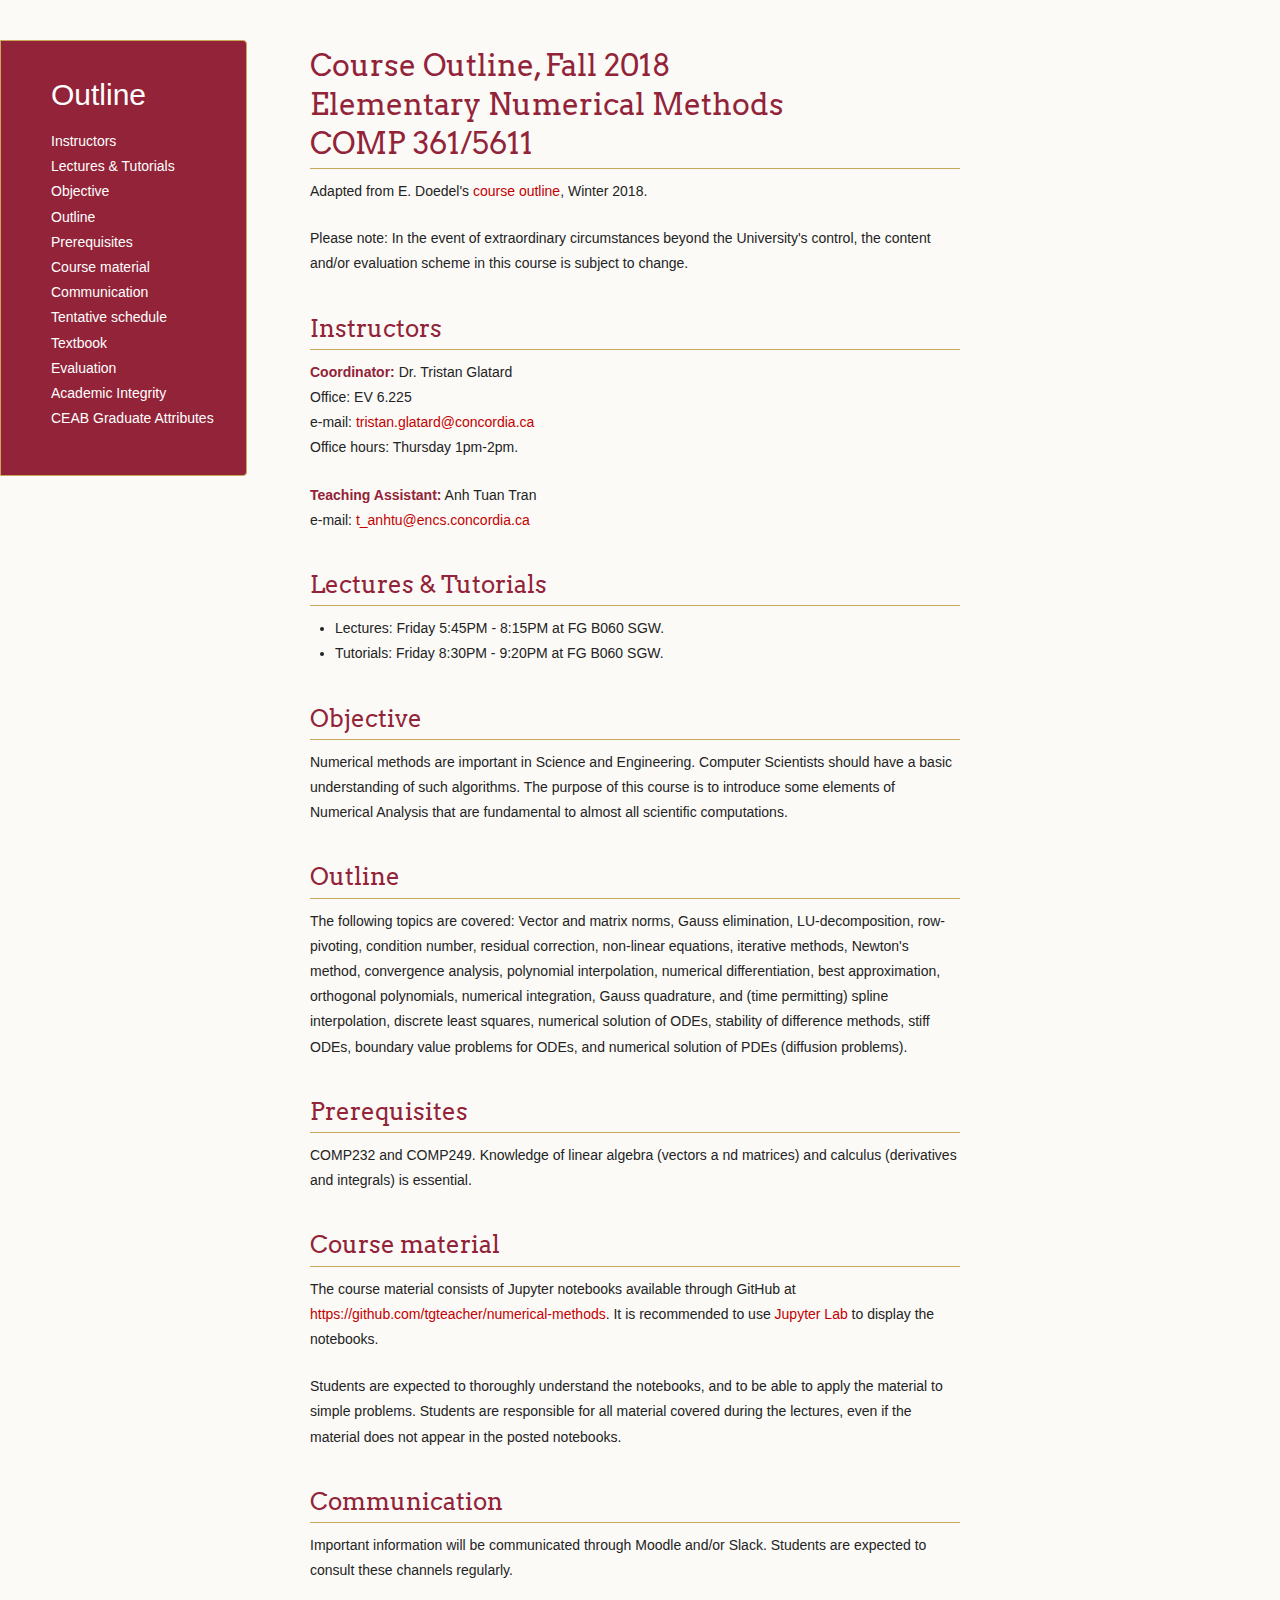
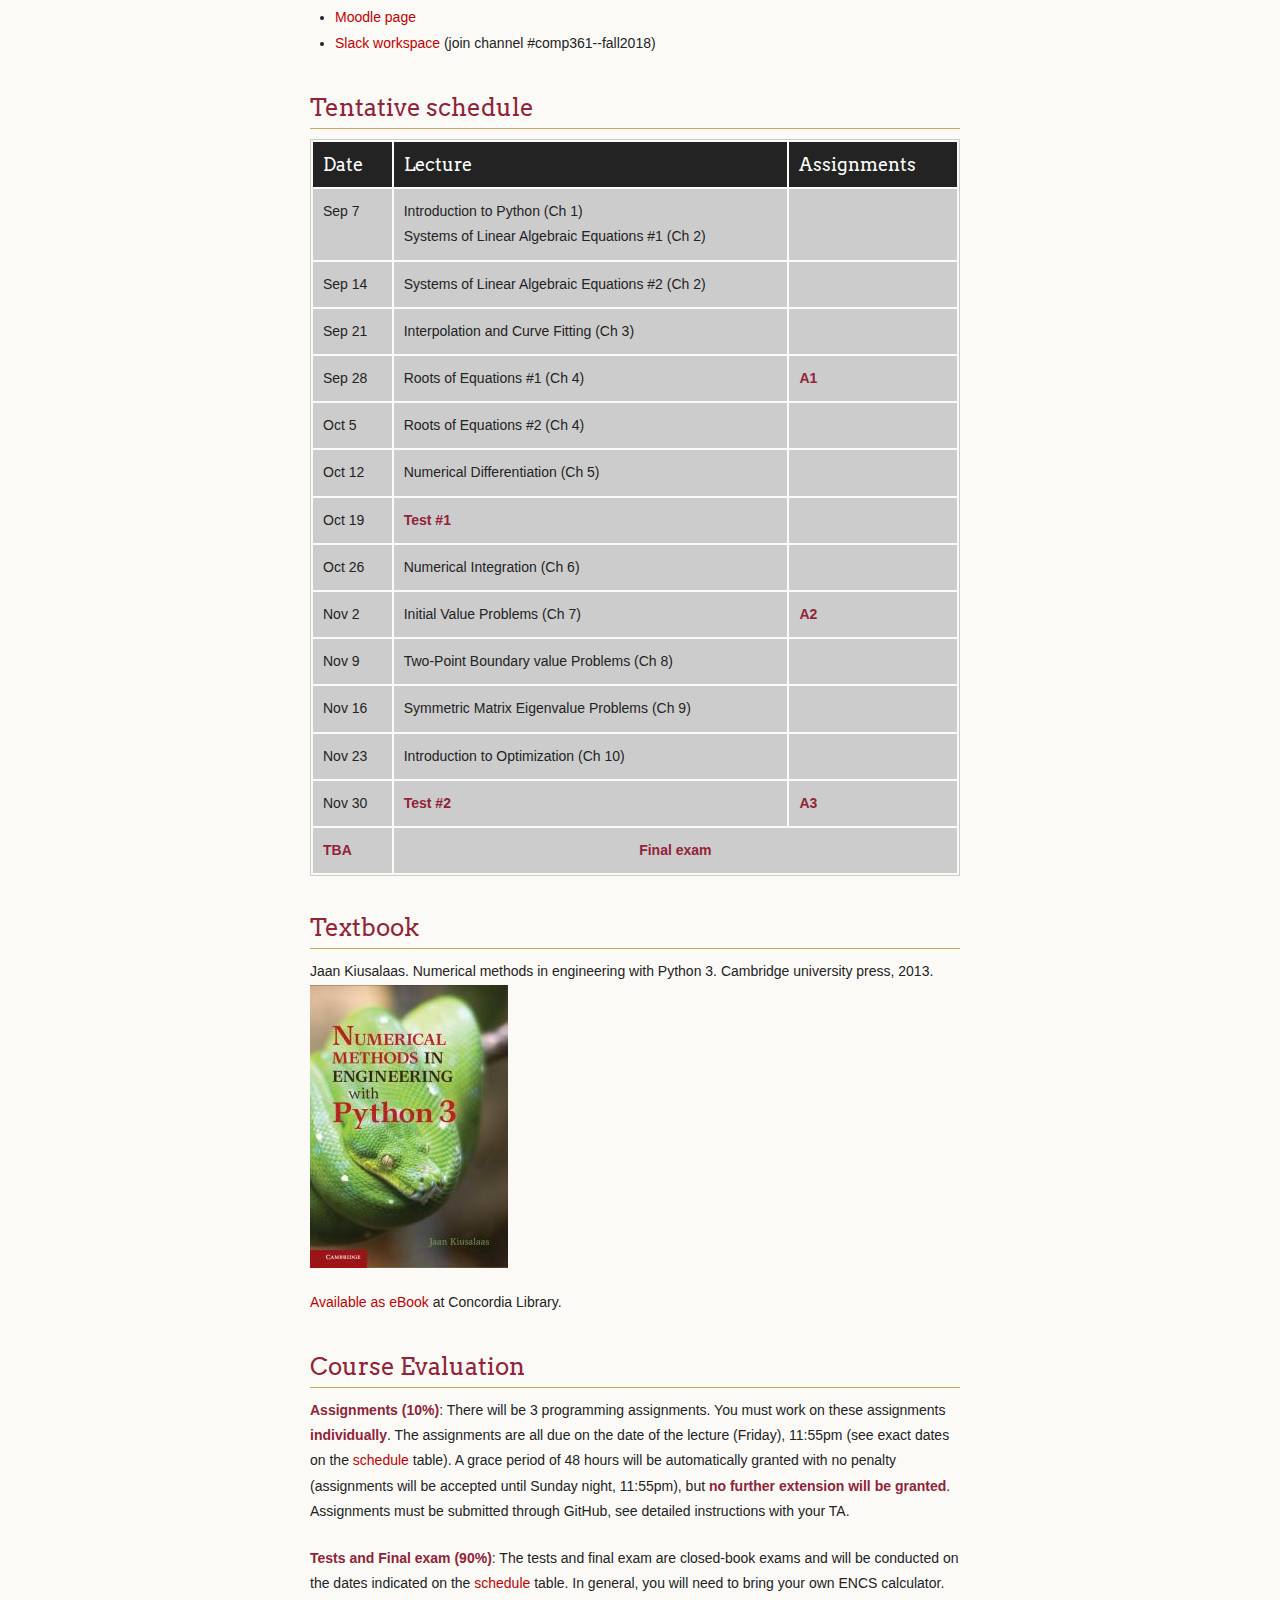
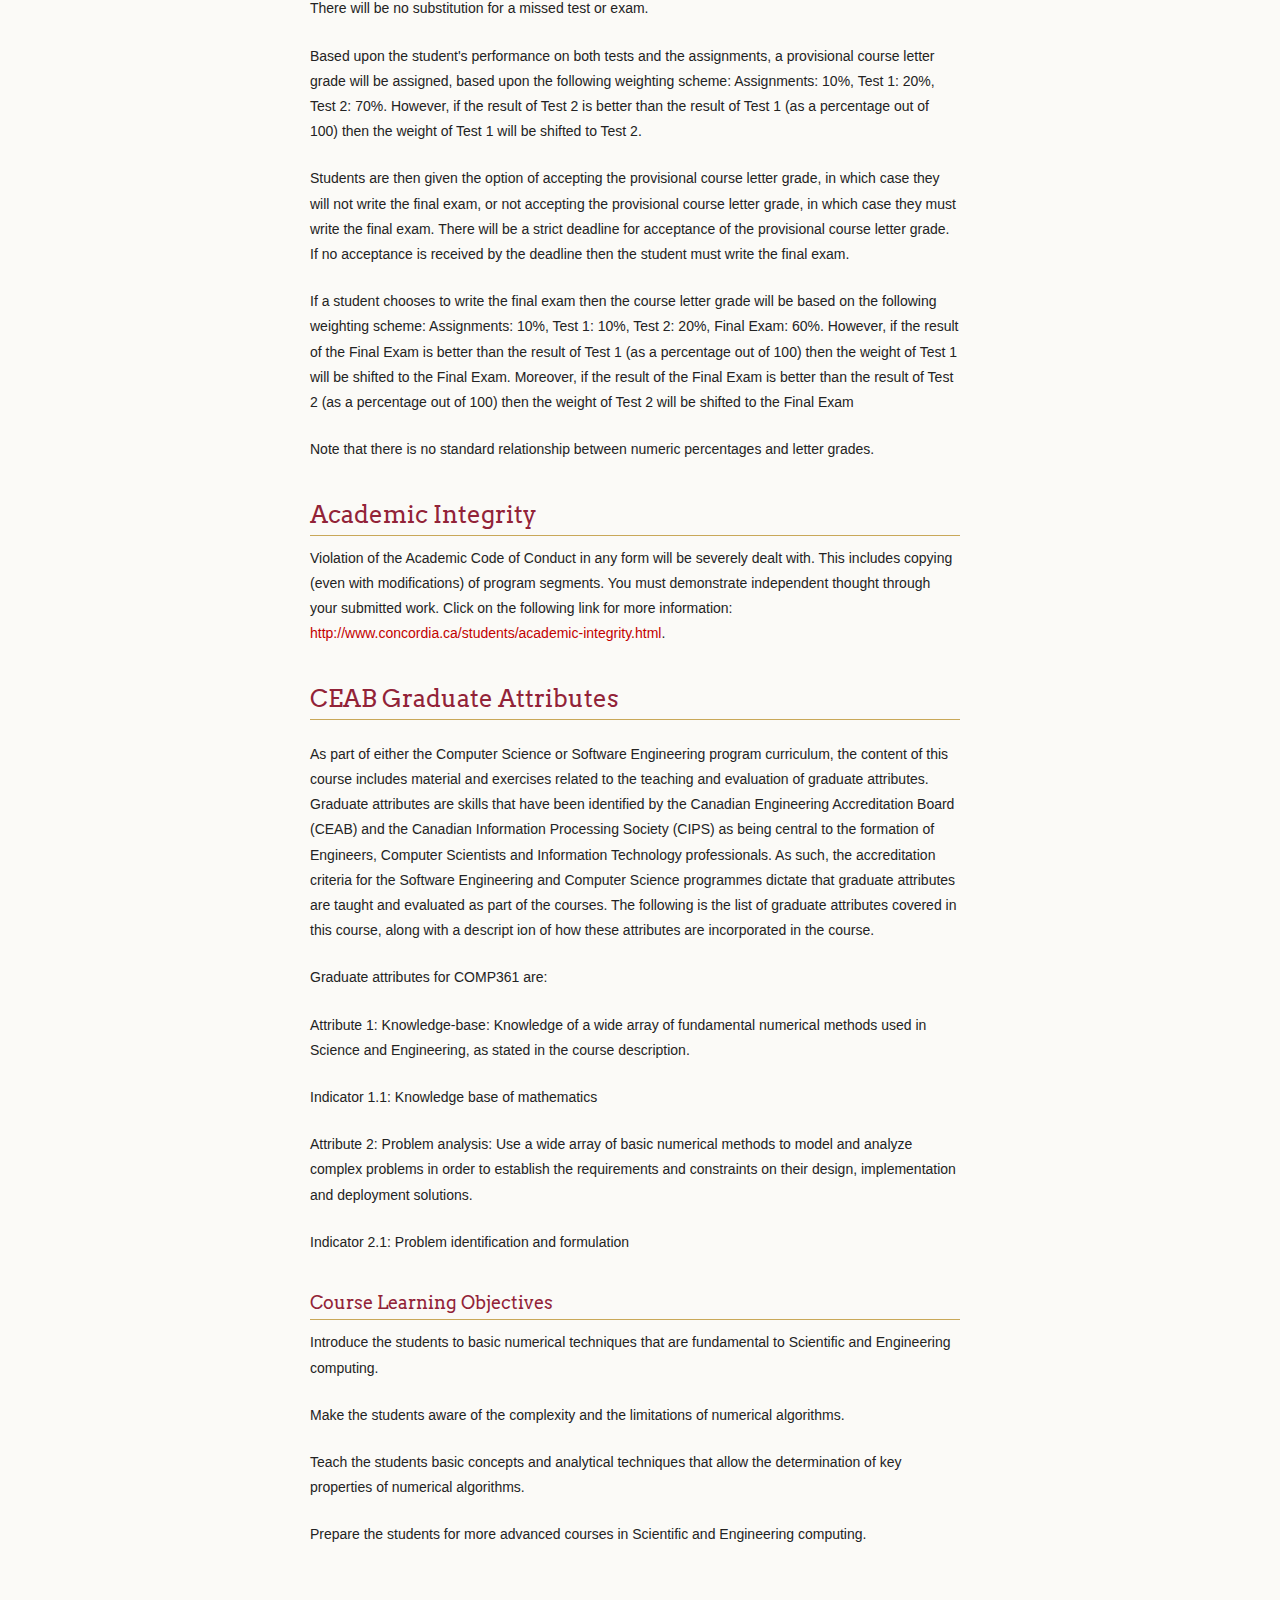
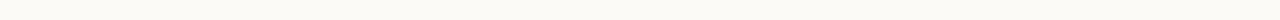
<file: outline.html>
<!DOCTYPE html>
<html><head>
<meta http-equiv="content-type" content="text/html; charset=UTF-8">
    <meta charset="utf-8">
    <meta http-equiv="X-UA-Compatible" content="chrome=1">
    <title>Elementary Numerical Methods</title>

    <link rel="stylesheet" href="outline_files/styles.css">
    <link rel="stylesheet" href="outline_files/github-light.css">
    <script src="outline_files/scale.js"></script><style>@media print {#ghostery-purple-box {display:none !important}}</style>
    <meta name="viewport" content="width=device-width, initial-scale=1, user-scalable=no">
    <!--[if lt IE 9]>
        <script src="//html5shiv.googlecode.com/svn/trunk/html5.js"></script>
        <![endif]-->
  </head>
  <body>
    <div class="wrapper">
      <header>
        <h1 class="header">Outline</h1>
        <p>
    <a href="#instructors">Instructors</a><br>
    <a href="#lectures">Lectures &amp; Tutorials</a><br>
    <a href="#objectives">Objective</a><br>
        <a href="#outline">Outline</a><br>
        <a href="#prerequisites">Prerequisites</a><br>
                <a href="#material">Course material</a><br>
                        <a href="#communication">Communication</a><br>
          <a href="#schedule">Tentative schedule</a><br>
    <a href="#books">Textbook</a><br>
          <a href="#evaluation">Evaluation</a><br>
    <a href="#integrity">Academic Integrity</a><br>
        <a href="#attributes">CEAB Graduate Attributes</a><br>

        </p>
      </header>
      <section>
  <h1>Course Outline, Fall 2018<br>
    Elementary Numerical Methods <br> COMP 361/5611
    
  </h1>
  <p>
  Adapted from E. Doedel's <a href="https://users.encs.concordia.ca/~doedel/courses/comp-361/course_outline.pdf">course outline</a>, Winter 2018.
  </p>
  <p>
  Please note: In the event of extraordinary circumstances beyond the University's control, the content
  and/or evaluation scheme in this course is subject to change.
</p>
  <h2>
          <a id="instructors" class="anchor" href="#instructors" aria-hidden="true">
            <span aria-hidden="true" class="octicon octicon-link">
          </span></a>
    Instructors
        </h2>
  <p><strong>Coordinator:</strong> Dr. Tristan Glatard<br>
    Office: EV 6.225<br>
    e-mail: <a href="mailto:tristan.glatard@concordia.ca">tristan.glatard@concordia.ca</a><br>
    Office hours: Thursday 1pm-2pm.<br>
  </p>
  <p>
    <strong>Teaching Assistant:</strong>
  Anh Tuan Tran<br/>
        e-mail: <a href="mailto:t_anhtu@encs.concordia.ca">t_anhtu@encs.concordia.ca<br/>
  </p>
  <h2>
          <a id="lectures" class="anchor" href="#lectures" aria-hidden="true">
            <span aria-hidden="true" class="octicon octicon-link">
          </span></a>
    Lectures &amp; Tutorials
        </h2>
  <ul>
    <li>Lectures: Friday 5:45PM - 8:15PM at FG B060 SGW.</li>
    <li>Tutorials: Friday 8:30PM - 9:20PM  at FG B060 SGW.</li>
  </ul>
  <h2>
          <a id="objectives" class="anchor" href="#objectives" aria-hidden="true">
            <span aria-hidden="true" class="octicon octicon-link">
          </span></a>
    Objective
        </h2>
  <p>Numerical methods are important in Science and Engineering. 
  Computer Scientists should have a basic understanding of such algorithms. 
  The purpose of this course is to introduce some elements of 
  Numerical Analysis that are fundamental to almost all scientific 
  computations.</p>
  
    <h2>
          <a id="outline" class="anchor" href="#outline aria-hidden="true">
            <span aria-hidden="true" class="octicon octicon-link">
          </span></a>
    Outline
        </h2>
  The following topics are covered: Vector and matrix norms, Gauss 
  elimination, LU-decomposition, row-pivoting, condition number, 
  residual correction, non-linear equations, iterative methods, 
  Newton's method, convergence analysis, polynomial interpolation, 
  numerical differentiation, best approximation, orthogonal 
  polynomials, numerical integration, Gauss quadrature, and (time 
  permitting) spline interpolation, discrete least squares, numerical 
  solution of ODEs, stability of difference methods, stiff ODEs, 
  boundary value problems for ODEs, and numerical solution of PDEs 
  (diffusion problems).
    <h2>
          <a id="prerequisites" class="anchor" href="#prerequisites aria-hidden="true">
            <span aria-hidden="true" class="octicon octicon-link">
          </span></a>
    Prerequisites
        </h2>
COMP232 and COMP249. Knowledge of linear algebra (vectors a
nd matrices) and calculus (derivatives
and integrals) is essential.


    <h2>
          <a id="material" class="anchor" href="#material aria-hidden="true">
            <span aria-hidden="true" class="octicon octicon-link">
          </span></a>
    Course material
        </h2>
        <p>
The course material consists of Jupyter notebooks available through 
GitHub at <a 
href="https://github.com/tgteacher/numerical-methods/tree/master/notebooks">https://github.com/tgteacher/numerical-methods</a>.
It is recommended to use <a href="https://github.com/jupyterlab/jupyterlab">Jupyter Lab</a> to display the notebooks.
</p>
<p>
Students are expected to thoroughly understand
the notebooks, and to be able to apply the material to simple problems. Students are responsible
for all material covered during the lectures, even if the material does not appear in the posted notebooks.
</p>

    <h2>
    <a id="communication" class="anchor" href="#communication aria-hidden="true">
            <span aria-hidden="true" class="octicon octicon-link">
    </span></a>
    Communication
    </h2>
    <p>
    Important information will be communicated through Moodle and/or Slack.
    Students are expected to consult these channels regularly.
    <ul>
      <li><a href="https://moodle.concordia.ca/moodle/course/view.php?id=107703">Moodle page</a></li>
      <li><a href="https://tgteacher.slack.com/messages">Slack workspace</a> (join channel #comp361--fall2018)</li>
    </ul>
    </p>
  <h2>
          <a id="schedule" class="anchor" href="#schedule" aria-hidden="true">
            <span aria-hidden="true" class="octicon octicon-link">
          </span></a>
    Tentative schedule
        </h2>
  <table>
    <tbody><tr><th>Date  </th> <th>Lecture              </th> <th> Assignments    </th></tr>
    <tr><td>Sep 7</td> <td>Introduction to Python (Ch 1) <br/> Systems of Linear Algebraic Equations #1 (Ch 2) </td> <td> </td></tr>
    <tr><td>Sep 14</td> <td>Systems of Linear Algebraic Equations #2 (Ch 2)</td> <td></td></tr>
    <tr><td>Sep 21</td> <td>Interpolation and Curve Fitting (Ch 3)</td> <td></td></tr>
    <tr><td>Sep 28</td> <td>Roots of Equations #1 (Ch 4)</td> <td><strong>A1</strong></td></tr>
    <tr><td>Oct 5</td> <td>Roots of Equations #2 (Ch 4)</td> <td></td></tr>
    <tr><td>Oct 12</td> <td>Numerical Differentiation  (Ch 5)</td> <td></td></tr>
    <tr><td>Oct 19</td> <td><strong>Test #1</strong></td> <td></td></tr>
    <tr><td>Oct 26</td> <td>Numerical Integration (Ch 6)</td> <td></td></tr>
    <tr><td>Nov 2</td> <td>Initial Value Problems (Ch 7)</td> <td><strong>A2</strong></td></tr>
    <tr><td>Nov 9</td> <td>Two-Point Boundary value Problems (Ch 8)</td> <td></td></tr>
    <tr><td>Nov 16</td> <td>Symmetric Matrix Eigenvalue Problems (Ch 9)</td> <td></td></tr>
    <tr><td>Nov 23</td> <td>Introduction to Optimization (Ch 10)</td> <td></td></tr>
    <tr><td>Nov 30</td> <td><strong>Test #2</strong></td> <td><strong>A3</strong></td></tr>
    <tr><td><strong>TBA</strong></td><td colspan="2"><center><strong>Final exam</strong></center></td>
</tbody></table>
<h2>
  <a id="books" class="anchor" href="#books" aria-hidden="true">
    <span aria-hidden="true" class="octicon octicon-link">
  </span></a>
  Textbook
</h2>
<p>Jaan Kiusalaas. Numerical methods in engineering with Python 3. Cambridge university press, 2013.<br/>
<img src="images/book.jpg" alt="cover"/>
</p>
<a href="https://0-ebookcentral-proquest-com.mercury.concordia.ca/lib/concordia-ebooks/detail.action?docID=1099957">Available as eBook</a> at Concordia Library.

<h2>
  <a id="evaluation" class="anchor" href="#evaluation" aria-hidden="true">
    <span aria-hidden="true" class="octicon octicon-link">
  </span></a>
  Course Evaluation
</h2>
  <p>
    <strong>Assignments (10%)</strong>: There will be 3 programming 
    assignments. You must 
    work on these assignments <strong>individually</strong>. The 
    assignments are all due on the date of the lecture (Friday), 11:55pm (see exact 
    dates on the <a href="#schedule">schedule</a> table). A grace 
    period of 48 hours will be automatically
    granted with no penalty (assignments will be accepted until Sunday night,
    11:55pm), but <strong>no further extension will be
      granted</strong>. Assignments must be submitted through
    GitHub, see detailed instructions with your TA.
  </p>
  <p>
    <strong>Tests and Final exam (90%)</strong>: The tests and final exam are
    closed-book exams and will be conducted on the dates
    indicated on the <a href="#schedule">schedule</a> table. In general, you will need to bring
    your own ENCS calculator. There will be no substitution
    for a missed test or exam.
    <p>Based upon the student's performance on both tests and
  the assignments, a provisional course letter grade will be assigned, based upon the following weighting
  scheme: Assignments: 10%, Test 1: 20%, Test 2: 70%.
  However, if the result of Test 2 is better than the result of Test 1 (as a percentage
  out of 100) then the weight of Test 1 will be shifted to Test 2.
    </p>
  <p>
  Students are then given the option of accepting the provisional course letter grade, in which case they
  will not write the final exam, or not accepting the provisional course letter grade, in which case they
  must write the final exam. There will be a strict deadline for acceptance of the provisional course letter
  grade. If no acceptance is received by the deadline then the student must write the final exam.
  </p>
  <p>
If a student chooses to write the final exam then the course letter grade will be based on the following
weighting scheme:  Assignments:  10%, Test 1: 10%,  Test 2: 20%, Final Exam: 60%.
However, if the result of the Final Exam is better than the result of Test 1 (as a percentage out of 100) then the weight of Test 1 will be shifted to the Final Exam. Moreover, if the result of
the Final Exam is better than the result of Test 2 (as a percentage out of 100) then the weight
of Test 2 will be shifted to the Final Exam
  </p>
  <p>
    Note that there is no standard relationship between numeric percentages and letter grades.
  </p>
 <h2>
      <a id="integrity" class="anchor" href="#integrity" aria-hidden="true">
        <span aria-hidden="true" class="octicon octicon-link">
      </span></a>
      Academic Integrity
    </h2>
    
    Violation of the Academic Code of Conduct in any form will be
    severely dealt with. This includes copying (even with modifications)
    of program segments. You must demonstrate independent thought through
    your submitted work.  Click on the following link for more
    information: <a href="http://www.concordia.ca/students/academic-integrity.html" target="_blank">http://www.concordia.ca/students/academic-integrity.html</a>.
    
     <h2>
      <a id="attributes" class="anchor" href="#attributes" aria-hidden="true">
        <span aria-hidden="true" class="octicon octicon-link">
      </span></a>
    CEAB Graduate Attributes    </h2>

<p></p>
As part of either the Computer Science or Software Engineering program 
curriculum, the content of this course includes material and exercises 
related to the teaching and evaluation of graduate attributes. Graduate 
attributes are skills that have been identified by the Canadian 
Engineering Accreditation Board (CEAB) and the Canadian Information 
Processing Society (CIPS) as being central to the formation of 
Engineers, Computer Scientists and Information Technology 
professionals.  As such, the accreditation criteria for the Software 
Engineering and Computer Science programmes dictate that graduate 
attributes are taught and evaluated as part of the courses. The 
following is the list of graduate attributes covered in this course, 
along with a descript ion of how these attributes are incorporated in 
the course.
</p>
<p>
Graduate attributes for COMP361 are:
</p>
<p>
Attribute 1: Knowledge-base: Knowledge of a wide array of fundamental 
numerical methods used in Science and Engineering, as stated in the 
course description.
</p>
<p>
Indicator 1.1: Knowledge base of mathematics
</p>
<p>
Attribute 2: Problem analysis: Use a wide array of basic numerical 
methods to model and analyze complex problems in order to establish the 
requirements and constraints on their design, implementation and 
deployment solutions.
</p>
<p>
Indicator 2.1: Problem identification and formulation
</p>
<h3>Course Learning Objectives</h3>

<p>
Introduce the students to basic numerical techniques that are 
fundamental to Scientific and Engineering computing.
</p>
<p>
Make the students aware of the complexity and the limitations of 
numerical algorithms.
</p>
<p>
Teach the students basic concepts and analytical techniques that allow 
the determination of key properties of numerical algorithms.
</p>
<p>
Prepare the students for more advanced courses in Scientific and 
Engineering computing.
</p>
</section>
</div></body></html>
</file>
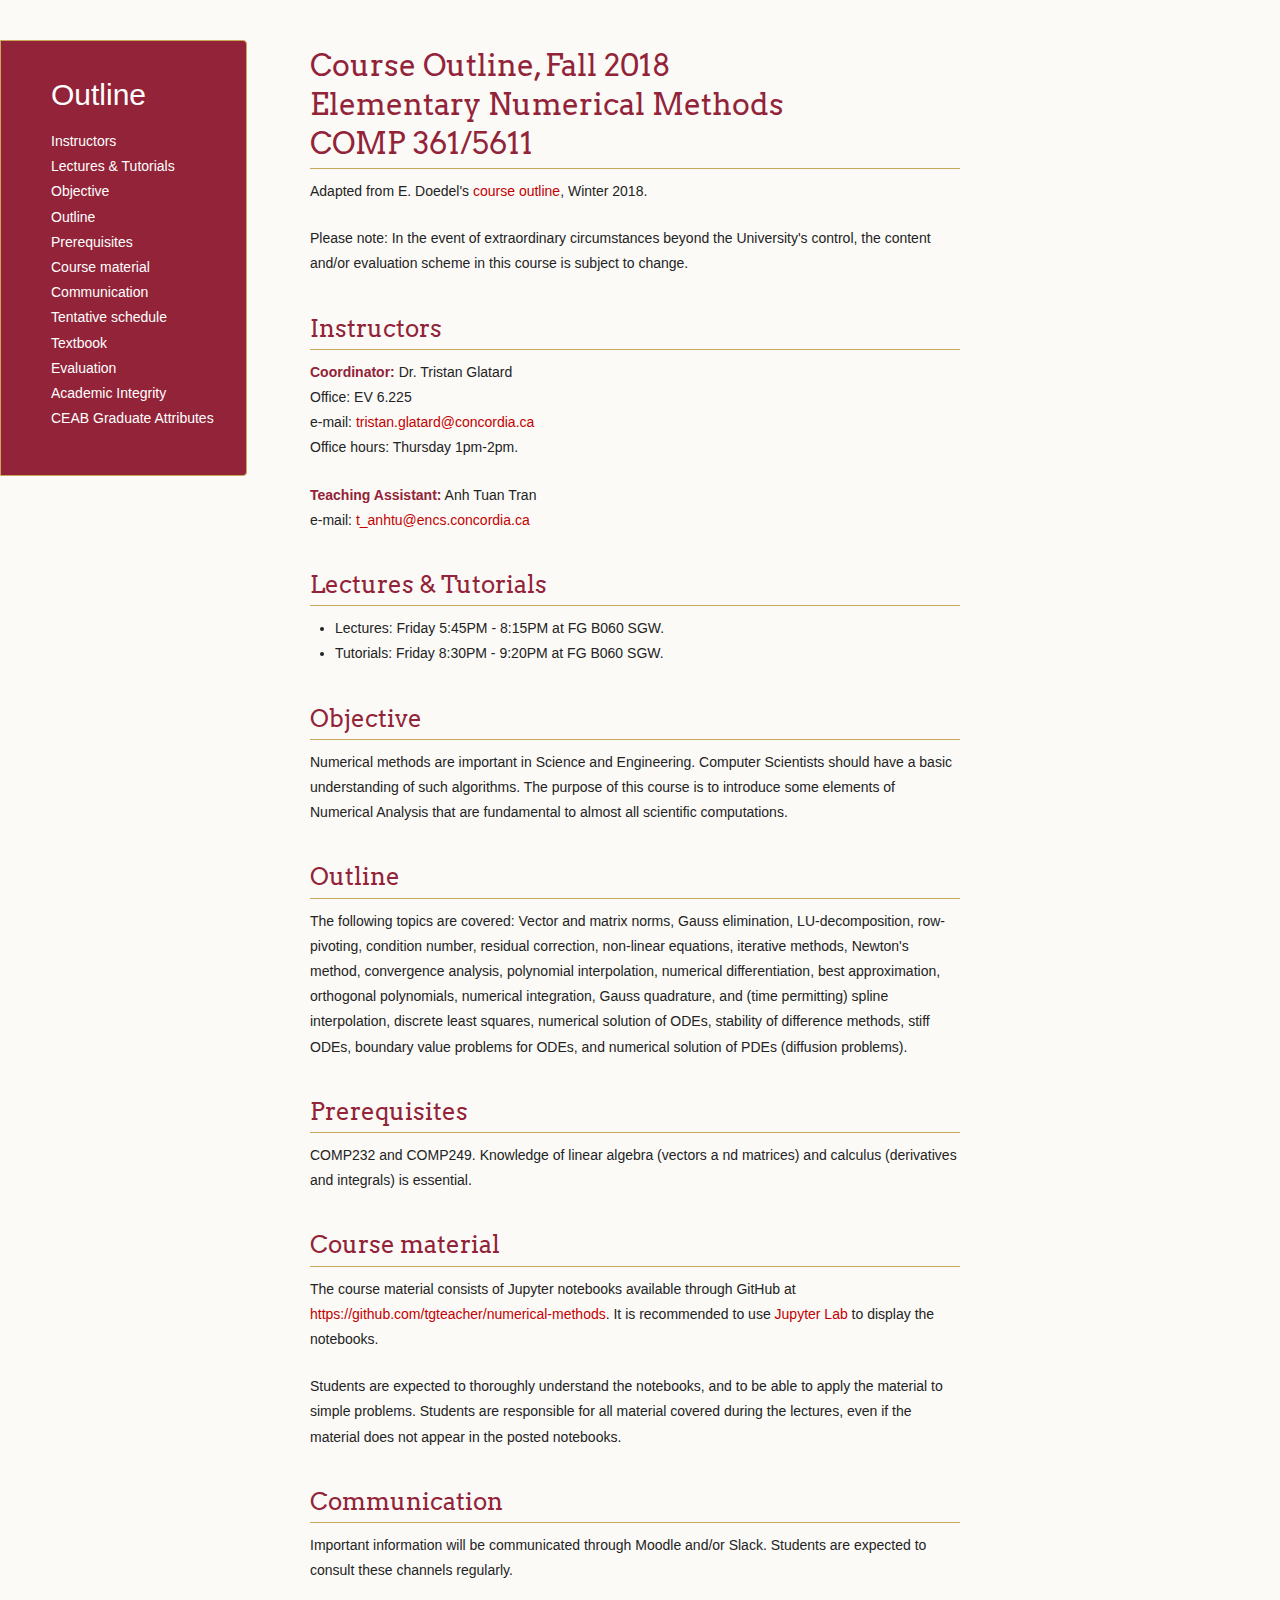
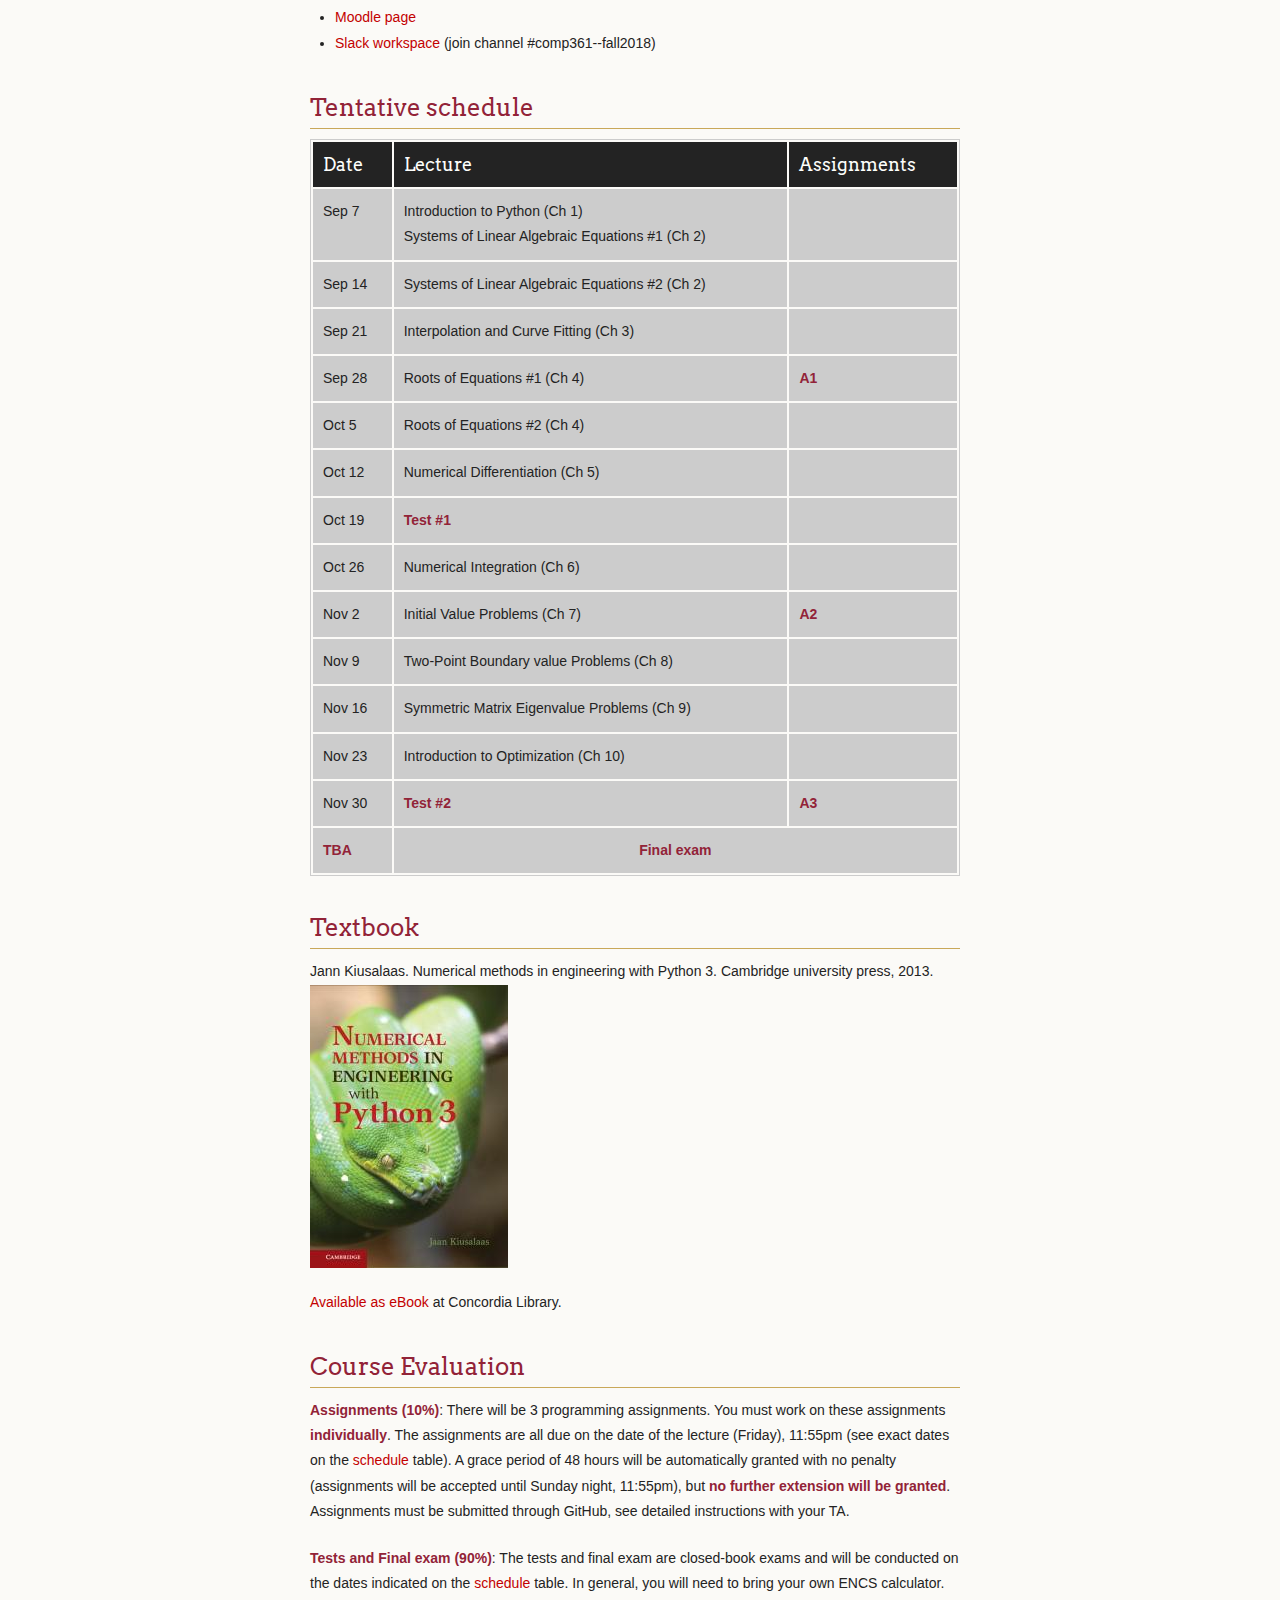
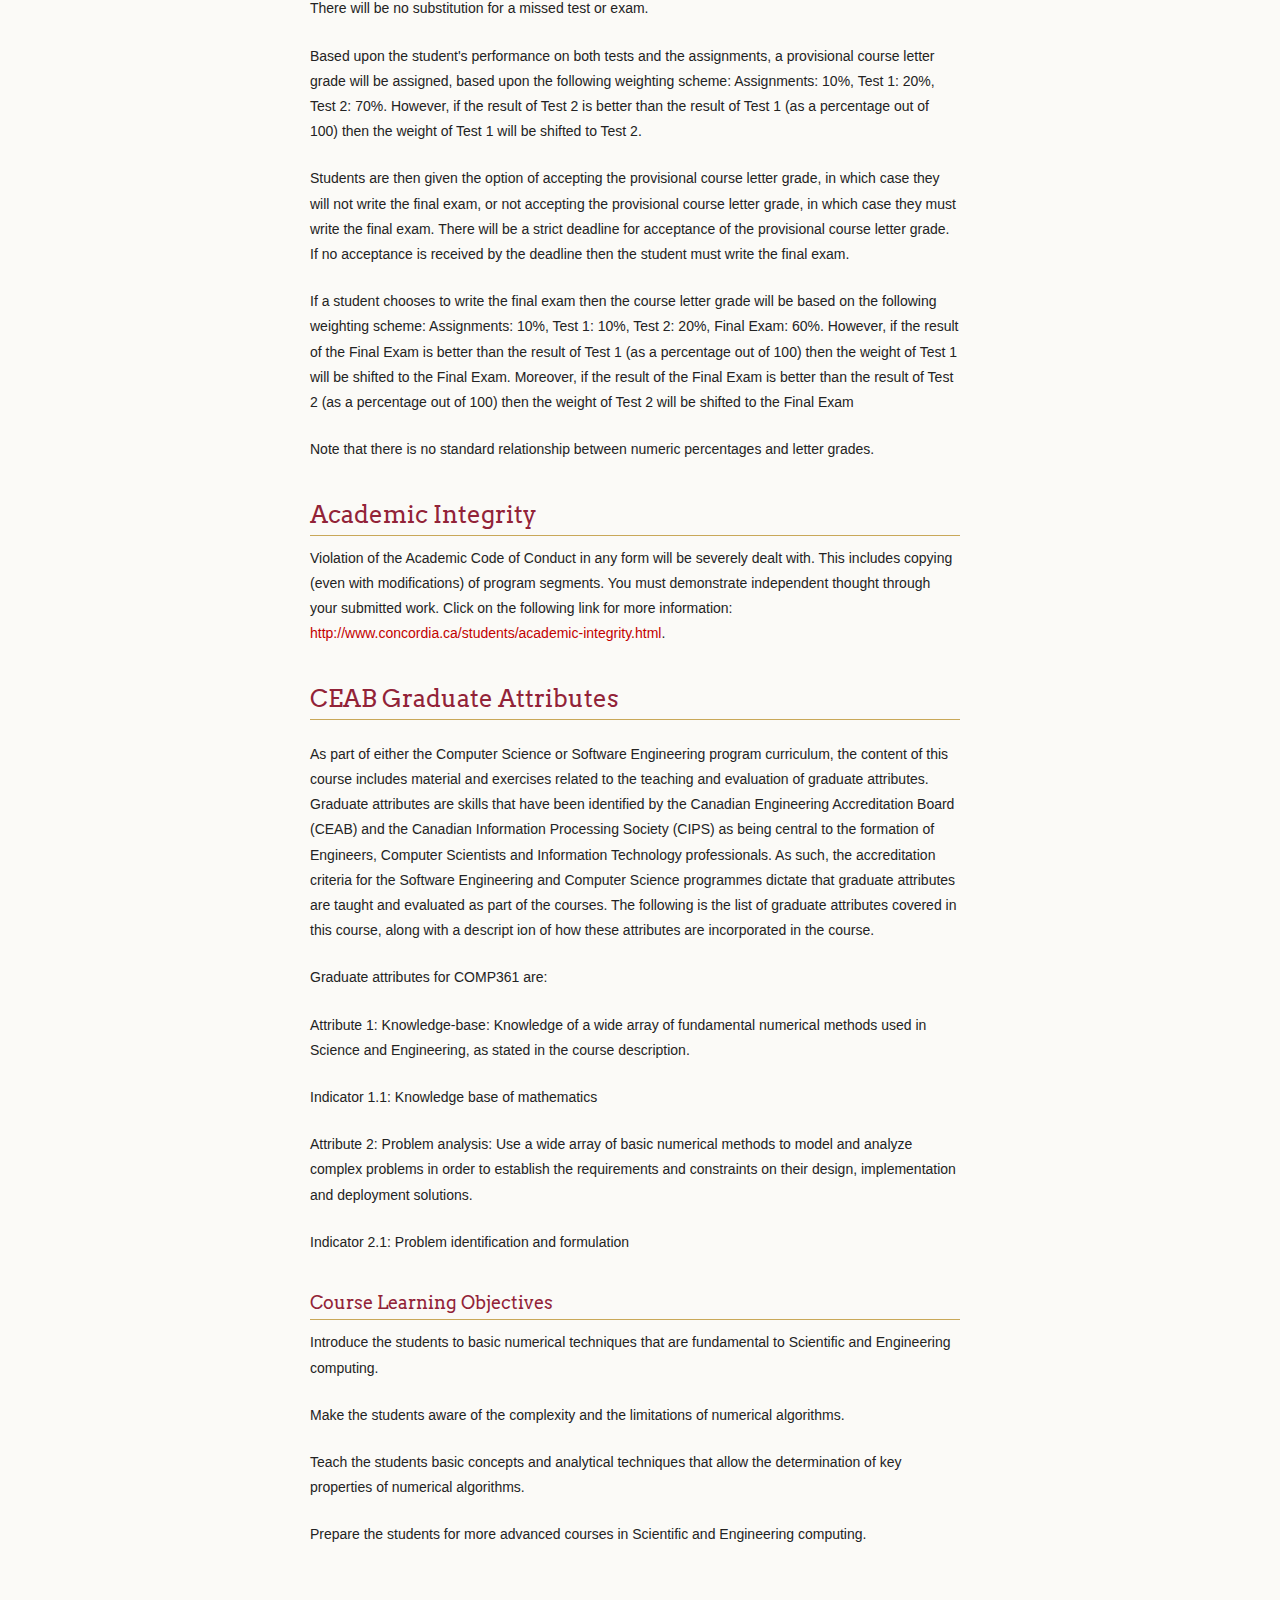
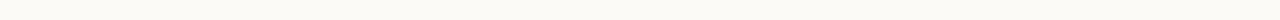
<file: outline/outline.html>
<!DOCTYPE html>
<html><head>
<meta http-equiv="content-type" content="text/html; charset=UTF-8">
    <meta charset="utf-8">
    <meta http-equiv="X-UA-Compatible" content="chrome=1">
    <title>Elementary Numerical Methods</title>

    <link rel="stylesheet" href="outline_files/styles.css">
    <link rel="stylesheet" href="outline_files/github-light.css">
    <script src="outline_files/scale.js"></script><style>@media print {#ghostery-purple-box {display:none !important}}</style>
    <meta name="viewport" content="width=device-width, initial-scale=1, user-scalable=no">
    <!--[if lt IE 9]>
        <script src="//html5shiv.googlecode.com/svn/trunk/html5.js"></script>
        <![endif]-->
  </head>
  <body>
    <div class="wrapper">
      <header>
        <h1 class="header">Outline</h1>
        <p>
    <a href="#instructors">Instructors</a><br>
    <a href="#lectures">Lectures &amp; Tutorials</a><br>
    <a href="#objectives">Objective</a><br>
        <a href="#outline">Outline</a><br>
        <a href="#prerequisites">Prerequisites</a><br>
                <a href="#material">Course material</a><br>
                        <a href="#communication">Communication</a><br>
          <a href="#schedule">Tentative schedule</a><br>
    <a href="#books">Textbook</a><br>
          <a href="#evaluation">Evaluation</a><br>
    <a href="#integrity">Academic Integrity</a><br>
        <a href="#attributes">CEAB Graduate Attributes</a><br>

        </p>
      </header>
      <section>
  <h1>Course Outline, Fall 2018<br>
    Elementary Numerical Methods <br> COMP 361/5611
    
  </h1>
  <p>
  Adapted from E. Doedel's <a href="https://users.encs.concordia.ca/~doedel/courses/comp-361/course_outline.pdf">course outline</a>, Winter 2018.
  </p>
  <p>
  Please note: In the event of extraordinary circumstances beyond the University's control, the content
  and/or evaluation scheme in this course is subject to change.
</p>
  <h2>
          <a id="instructors" class="anchor" href="#instructors" aria-hidden="true">
            <span aria-hidden="true" class="octicon octicon-link">
          </span></a>
    Instructors
        </h2>
  <p><strong>Coordinator:</strong> Dr. Tristan Glatard<br>
    Office: EV 6.225<br>
    e-mail: <a href="mailto:tristan.glatard@concordia.ca">tristan.glatard@concordia.ca</a><br>
    Office hours: Thursday 1pm-2pm.<br>
  </p>
  <p>
    <strong>Teaching Assistant:</strong>
  Anh Tuan Tran<br/>
        e-mail: <a href="mailto:t_anhtu@encs.concordia.ca">t_anhtu@encs.concordia.ca<br/>
  </p>
  <h2>
          <a id="lectures" class="anchor" href="#lectures" aria-hidden="true">
            <span aria-hidden="true" class="octicon octicon-link">
          </span></a>
    Lectures &amp; Tutorials
        </h2>
  <ul>
    <li>Lectures: Friday 5:45PM - 8:15PM at FG B060 SGW.</li>
    <li>Tutorials: Friday 8:30PM - 9:20PM  at FG B060 SGW.</li>
  </ul>
  <h2>
          <a id="objectives" class="anchor" href="#objectives" aria-hidden="true">
            <span aria-hidden="true" class="octicon octicon-link">
          </span></a>
    Objective
        </h2>
  <p>Numerical methods are important in Science and Engineering. 
  Computer Scientists should have a basic understanding of such algorithms. 
  The purpose of this course is to introduce some elements of 
  Numerical Analysis that are fundamental to almost all scientific 
  computations.</p>
  
    <h2>
          <a id="outline" class="anchor" href="#outline aria-hidden="true">
            <span aria-hidden="true" class="octicon octicon-link">
          </span></a>
    Outline
        </h2>
  The following topics are covered: Vector and matrix norms, Gauss 
  elimination, LU-decomposition, row-pivoting, condition number, 
  residual correction, non-linear equations, iterative methods, 
  Newton's method, convergence analysis, polynomial interpolation, 
  numerical differentiation, best approximation, orthogonal 
  polynomials, numerical integration, Gauss quadrature, and (time 
  permitting) spline interpolation, discrete least squares, numerical 
  solution of ODEs, stability of difference methods, stiff ODEs, 
  boundary value problems for ODEs, and numerical solution of PDEs 
  (diffusion problems).
    <h2>
          <a id="prerequisites" class="anchor" href="#prerequisites aria-hidden="true">
            <span aria-hidden="true" class="octicon octicon-link">
          </span></a>
    Prerequisites
        </h2>
COMP232 and COMP249. Knowledge of linear algebra (vectors a
nd matrices) and calculus (derivatives
and integrals) is essential.


    <h2>
          <a id="material" class="anchor" href="#material aria-hidden="true">
            <span aria-hidden="true" class="octicon octicon-link">
          </span></a>
    Course material
        </h2>
        <p>
The course material consists of Jupyter notebooks available through 
GitHub at <a 
href="https://github.com/tgteacher/numerical-methods">https://github.com/tgteacher/numerical-methods</a>.
It is recommended to use <a href="https://github.com/jupyterlab/jupyterlab">Jupyter Lab</a> to display the notebooks.
</p>
<p>
Students are expected to thoroughly understand
the notebooks, and to be able to apply the material to simple problems. Students are responsible
for all material covered during the lectures, even if the material does not appear in the posted notebooks.
</p>

    <h2>
    <a id="communication" class="anchor" href="#communication aria-hidden="true">
            <span aria-hidden="true" class="octicon octicon-link">
    </span></a>
    Communication
    </h2>
    <p>
    Important information will be communicated through Moodle and/or Slack.
    Students are expected to consult these channels regularly.
    <ul>
      <li><a href="https://moodle.concordia.ca/moodle/course/view.php?id=107703">Moodle page</a></li>
      <li><a href="https://tgteacher.slack.com/messages">Slack workspace</a> (join channel #comp361--fall2018)</li>
    </ul>
    </p>
  <h2>
          <a id="schedule" class="anchor" href="#schedule" aria-hidden="true">
            <span aria-hidden="true" class="octicon octicon-link">
          </span></a>
    Tentative schedule
        </h2>
  <table>
    <tbody><tr><th>Date  </th> <th>Lecture              </th> <th> Assignments    </th></tr>
    <tr><td>Sep 7</td> <td>Introduction to Python (Ch 1) <br/> Systems of Linear Algebraic Equations #1 (Ch 2) </td> <td> </td></tr>
    <tr><td>Sep 14</td> <td>Systems of Linear Algebraic Equations #2 (Ch 2)</td> <td></td></tr>
    <tr><td>Sep 21</td> <td>Interpolation and Curve Fitting (Ch 3)</td> <td></td></tr>
    <tr><td>Sep 28</td> <td>Roots of Equations #1 (Ch 4)</td> <td><strong>A1</strong></td></tr>
    <tr><td>Oct 5</td> <td>Roots of Equations #2 (Ch 4)</td> <td></td></tr>
    <tr><td>Oct 12</td> <td>Numerical Differentiation  (Ch 5)</td> <td></td></tr>
    <tr><td>Oct 19</td> <td><strong>Test #1</strong></td> <td></td></tr>
    <tr><td>Oct 26</td> <td>Numerical Integration (Ch 6)</td> <td></td></tr>
    <tr><td>Nov 2</td> <td>Initial Value Problems (Ch 7)</td> <td><strong>A2</strong></td></tr>
    <tr><td>Nov 9</td> <td>Two-Point Boundary value Problems (Ch 8)</td> <td></td></tr>
    <tr><td>Nov 16</td> <td>Symmetric Matrix Eigenvalue Problems (Ch 9)</td> <td></td></tr>
    <tr><td>Nov 23</td> <td>Introduction to Optimization (Ch 10)</td> <td></td></tr>
    <tr><td>Nov 30</td> <td><strong>Test #2</strong></td> <td><strong>A3</strong></td></tr>
    <tr><td><strong>TBA</strong></td><td colspan="2"><center><strong>Final exam</strong></center></td>
</tbody></table>
<h2>
  <a id="books" class="anchor" href="#books" aria-hidden="true">
    <span aria-hidden="true" class="octicon octicon-link">
  </span></a>
  Textbook
</h2>
<p>Jann Kiusalaas. Numerical methods in engineering with Python 3. Cambridge university press, 2013.<br/>
<img src="images/book.jpg" alt="cover"/>
</p>
<a href="https://0-ebookcentral-proquest-com.mercury.concordia.ca/lib/concordia-ebooks/detail.action?docID=1099957">Available as eBook</a> at Concordia Library.

<h2>
  <a id="evaluation" class="anchor" href="#evaluation" aria-hidden="true">
    <span aria-hidden="true" class="octicon octicon-link">
  </span></a>
  Course Evaluation
</h2>
  <p>
    <strong>Assignments (10%)</strong>: There will be 3 programming 
    assignments. You must 
    work on these assignments <strong>individually</strong>. The 
    assignments are all due on the date of the lecture (Friday), 11:55pm (see exact 
    dates on the <a href="#schedule">schedule</a> table). A grace 
    period of 48 hours will be automatically
    granted with no penalty (assignments will be accepted until Sunday night,
    11:55pm), but <strong>no further extension will be
      granted</strong>. Assignments must be submitted through
    GitHub, see detailed instructions with your TA.
  </p>
  <p>
    <strong>Tests and Final exam (90%)</strong>: The tests and final exam are
    closed-book exams and will be conducted on the dates
    indicated on the <a href="#schedule">schedule</a> table. In general, you will need to bring
    your own ENCS calculator. There will be no substitution
    for a missed test or exam.
    <p>Based upon the student's performance on both tests and
  the assignments, a provisional course letter grade will be assigned, based upon the following weighting
  scheme: Assignments: 10%, Test 1: 20%, Test 2: 70%.
  However, if the result of Test 2 is better than the result of Test 1 (as a percentage
  out of 100) then the weight of Test 1 will be shifted to Test 2.
    </p>
  <p>
  Students are then given the option of accepting the provisional course letter grade, in which case they
  will not write the final exam, or not accepting the provisional course letter grade, in which case they
  must write the final exam. There will be a strict deadline for acceptance of the provisional course letter
  grade. If no acceptance is received by the deadline then the student must write the final exam.
  </p>
  <p>
If a student chooses to write the final exam then the course letter grade will be based on the following
weighting scheme:  Assignments:  10%, Test 1: 10%,  Test 2: 20%, Final Exam: 60%.
However, if the result of the Final Exam is better than the result of Test 1 (as a percentage out of 100) then the weight of Test 1 will be shifted to the Final Exam. Moreover, if the result of
the Final Exam is better than the result of Test 2 (as a percentage out of 100) then the weight
of Test 2 will be shifted to the Final Exam
  </p>
  <p>
    Note that there is no standard relationship between numeric percentages and letter grades.
  </p>
 <h2>
      <a id="integrity" class="anchor" href="#integrity" aria-hidden="true">
        <span aria-hidden="true" class="octicon octicon-link">
      </span></a>
      Academic Integrity
    </h2>
    
    Violation of the Academic Code of Conduct in any form will be
    severely dealt with. This includes copying (even with modifications)
    of program segments. You must demonstrate independent thought through
    your submitted work.  Click on the following link for more
    information: <a href="http://www.concordia.ca/students/academic-integrity.html" target="_blank">http://www.concordia.ca/students/academic-integrity.html</a>.
    
     <h2>
      <a id="attributes" class="anchor" href="#attributes" aria-hidden="true">
        <span aria-hidden="true" class="octicon octicon-link">
      </span></a>
    CEAB Graduate Attributes    </h2>

<p></p>
As part of either the Computer Science or Software Engineering program 
curriculum, the content of this course includes material and exercises 
related to the teaching and evaluation of graduate attributes. Graduate 
attributes are skills that have been identified by the Canadian 
Engineering Accreditation Board (CEAB) and the Canadian Information 
Processing Society (CIPS) as being central to the formation of 
Engineers, Computer Scientists and Information Technology 
professionals.  As such, the accreditation criteria for the Software 
Engineering and Computer Science programmes dictate that graduate 
attributes are taught and evaluated as part of the courses. The 
following is the list of graduate attributes covered in this course, 
along with a descript ion of how these attributes are incorporated in 
the course.
</p>
<p>
Graduate attributes for COMP361 are:
</p>
<p>
Attribute 1: Knowledge-base: Knowledge of a wide array of fundamental 
numerical methods used in Science and Engineering, as stated in the 
course description.
</p>
<p>
Indicator 1.1: Knowledge base of mathematics
</p>
<p>
Attribute 2: Problem analysis: Use a wide array of basic numerical 
methods to model and analyze complex problems in order to establish the 
requirements and constraints on their design, implementation and 
deployment solutions.
</p>
<p>
Indicator 2.1: Problem identification and formulation
</p>
<h3>Course Learning Objectives</h3>

<p>
Introduce the students to basic numerical techniques that are 
fundamental to Scientific and Engineering computing.
</p>
<p>
Make the students aware of the complexity and the limitations of 
numerical algorithms.
</p>
<p>
Teach the students basic concepts and analytical techniques that allow 
the determination of key properties of numerical algorithms.
</p>
<p>
Prepare the students for more advanced courses in Scientific and 
Engineering computing.
</p>
</section>
</div></body></html>
</file>
<file: outline_files/github-light.css>
/*
The MIT License (MIT)

Copyright (c) 2016 GitHub, Inc.

Permission is hereby granted, free of charge, to any person obtaining a copy
of this software and associated documentation files (the "Software"), to deal
in the Software without restriction, including without limitation the rights
to use, copy, modify, merge, publish, distribute, sublicense, and/or sell
copies of the Software, and to permit persons to whom the Software is
furnished to do so, subject to the following conditions:

The above copyright notice and this permission notice shall be included in all
copies or substantial portions of the Software.

THE SOFTWARE IS PROVIDED "AS IS", WITHOUT WARRANTY OF ANY KIND, EXPRESS OR
IMPLIED, INCLUDING BUT NOT LIMITED TO THE WARRANTIES OF MERCHANTABILITY,
FITNESS FOR A PARTICULAR PURPOSE AND NONINFRINGEMENT. IN NO EVENT SHALL THE
AUTHORS OR COPYRIGHT HOLDERS BE LIABLE FOR ANY CLAIM, DAMAGES OR OTHER
LIABILITY, WHETHER IN AN ACTION OF CONTRACT, TORT OR OTHERWISE, ARISING FROM,
OUT OF OR IN CONNECTION WITH THE SOFTWARE OR THE USE OR OTHER DEALINGS IN THE
SOFTWARE.

*/

.pl-c /* comment */ {
  color: #969896;
}

.pl-c1 /* constant, variable.other.constant, support, meta.property-name, support.constant, support.variable, meta.module-reference, markup.raw, meta.diff.header */,
.pl-s .pl-v /* string variable */ {
  color: #0086b3;
}

.pl-e /* entity */,
.pl-en /* entity.name */ {
  color: #795da3;
}

.pl-smi /* variable.parameter.function, storage.modifier.package, storage.modifier.import, storage.type.java, variable.other */,
.pl-s .pl-s1 /* string source */ {
  color: #333;
}

.pl-ent /* entity.name.tag */ {
  color: #63a35c;
}

.pl-k /* keyword, storage, storage.type */ {
  color: #a71d5d;
}

.pl-s /* string */,
.pl-pds /* punctuation.definition.string, string.regexp.character-class */,
.pl-s .pl-pse .pl-s1 /* string punctuation.section.embedded source */,
.pl-sr /* string.regexp */,
.pl-sr .pl-cce /* string.regexp constant.character.escape */,
.pl-sr .pl-sre /* string.regexp source.ruby.embedded */,
.pl-sr .pl-sra /* string.regexp string.regexp.arbitrary-repitition */ {
  color: #183691;
}

.pl-v /* variable */ {
  color: #ed6a43;
}

.pl-id /* invalid.deprecated */ {
  color: #b52a1d;
}

.pl-ii /* invalid.illegal */ {
  color: #f8f8f8;
  background-color: #b52a1d;
}

.pl-sr .pl-cce /* string.regexp constant.character.escape */ {
  font-weight: bold;
  color: #63a35c;
}

.pl-ml /* markup.list */ {
  color: #693a17;
}

.pl-mh /* markup.heading */,
.pl-mh .pl-en /* markup.heading entity.name */,
.pl-ms /* meta.separator */ {
  font-weight: bold;
  color: #1d3e81;
}

.pl-mq /* markup.quote */ {
  color: #008080;
}

.pl-mi /* markup.italic */ {
  font-style: italic;
  color: #333;
}

.pl-mb /* markup.bold */ {
  font-weight: bold;
  color: #333;
}

.pl-md /* markup.deleted, meta.diff.header.from-file */ {
  color: #bd2c00;
  background-color: #ffecec;
}

.pl-mi1 /* markup.inserted, meta.diff.header.to-file */ {
  color: #55a532;
  background-color: #eaffea;
}

.pl-mdr /* meta.diff.range */ {
  font-weight: bold;
  color: #795da3;
}

.pl-mo /* meta.output */ {
  color: #1d3e81;
}
</file>
<file: outline/outline_files/github-light.css>
/*
The MIT License (MIT)

Copyright (c) 2016 GitHub, Inc.

Permission is hereby granted, free of charge, to any person obtaining a copy
of this software and associated documentation files (the "Software"), to deal
in the Software without restriction, including without limitation the rights
to use, copy, modify, merge, publish, distribute, sublicense, and/or sell
copies of the Software, and to permit persons to whom the Software is
furnished to do so, subject to the following conditions:

The above copyright notice and this permission notice shall be included in all
copies or substantial portions of the Software.

THE SOFTWARE IS PROVIDED "AS IS", WITHOUT WARRANTY OF ANY KIND, EXPRESS OR
IMPLIED, INCLUDING BUT NOT LIMITED TO THE WARRANTIES OF MERCHANTABILITY,
FITNESS FOR A PARTICULAR PURPOSE AND NONINFRINGEMENT. IN NO EVENT SHALL THE
AUTHORS OR COPYRIGHT HOLDERS BE LIABLE FOR ANY CLAIM, DAMAGES OR OTHER
LIABILITY, WHETHER IN AN ACTION OF CONTRACT, TORT OR OTHERWISE, ARISING FROM,
OUT OF OR IN CONNECTION WITH THE SOFTWARE OR THE USE OR OTHER DEALINGS IN THE
SOFTWARE.

*/

.pl-c /* comment */ {
  color: #969896;
}

.pl-c1 /* constant, variable.other.constant, support, meta.property-name, support.constant, support.variable, meta.module-reference, markup.raw, meta.diff.header */,
.pl-s .pl-v /* string variable */ {
  color: #0086b3;
}

.pl-e /* entity */,
.pl-en /* entity.name */ {
  color: #795da3;
}

.pl-smi /* variable.parameter.function, storage.modifier.package, storage.modifier.import, storage.type.java, variable.other */,
.pl-s .pl-s1 /* string source */ {
  color: #333;
}

.pl-ent /* entity.name.tag */ {
  color: #63a35c;
}

.pl-k /* keyword, storage, storage.type */ {
  color: #a71d5d;
}

.pl-s /* string */,
.pl-pds /* punctuation.definition.string, string.regexp.character-class */,
.pl-s .pl-pse .pl-s1 /* string punctuation.section.embedded source */,
.pl-sr /* string.regexp */,
.pl-sr .pl-cce /* string.regexp constant.character.escape */,
.pl-sr .pl-sre /* string.regexp source.ruby.embedded */,
.pl-sr .pl-sra /* string.regexp string.regexp.arbitrary-repitition */ {
  color: #183691;
}

.pl-v /* variable */ {
  color: #ed6a43;
}

.pl-id /* invalid.deprecated */ {
  color: #b52a1d;
}

.pl-ii /* invalid.illegal */ {
  color: #f8f8f8;
  background-color: #b52a1d;
}

.pl-sr .pl-cce /* string.regexp constant.character.escape */ {
  font-weight: bold;
  color: #63a35c;
}

.pl-ml /* markup.list */ {
  color: #693a17;
}

.pl-mh /* markup.heading */,
.pl-mh .pl-en /* markup.heading entity.name */,
.pl-ms /* meta.separator */ {
  font-weight: bold;
  color: #1d3e81;
}

.pl-mq /* markup.quote */ {
  color: #008080;
}

.pl-mi /* markup.italic */ {
  font-style: italic;
  color: #333;
}

.pl-mb /* markup.bold */ {
  font-weight: bold;
  color: #333;
}

.pl-md /* markup.deleted, meta.diff.header.from-file */ {
  color: #bd2c00;
  background-color: #ffecec;
}

.pl-mi1 /* markup.inserted, meta.diff.header.to-file */ {
  color: #55a532;
  background-color: #eaffea;
}

.pl-mdr /* meta.diff.range */ {
  font-weight: bold;
  color: #795da3;
}

.pl-mo /* meta.output */ {
  color: #1d3e81;
}
</file>
<file: outline_files/styles.css>
@import url(https://fonts.googleapis.com/css?family=Arvo:400,700,400italic);

/* MeyerWeb Reset */

html, body, div, span, applet, object, iframe,
h1, h2, h3, h4, h5, h6, p, blockquote, pre,
a, abbr, acronym, address, big, cite, code,
del, dfn, em, img, ins, kbd, q, s, samp,
small, strike, strong, sub, sup, tt, var,
b, u, i, center,
dl, dt, dd, ol, ul, li,
fieldset, form, label, legend,
table, caption, tbody, tfoot, thead, tr, th, td,
article, aside, canvas, details, embed,
figure, figcaption, footer, header, hgroup,
menu, nav, output, ruby, section, summary,
time, mark, audio, video {
  margin: 0;
  padding: 0;
  border: 0;
  font: inherit;
  vertical-align: baseline;
}


/* Base text styles */

body {
  padding:10px 50px 0 0;
  font-family:"Helvetica Neue", Helvetica, Arial, sans-serif;
	font-size: 14px;
	color: #232323;
	background-color: #FBFAF7;
	margin: 0;
	line-height: 1.8em;
	-webkit-font-smoothing: antialiased;

}

h1, h2, h3, h4, h5, h6 {
    color:#922338;
  margin:36px 0 10px;
}

p, ul, ol, table, dl {
  margin:0 0 22px;
}

h1, h2, h3 {
	font-family: Arvo, Monaco, serif;
  line-height:1.3;
	font-weight: normal;
}

h1,h2, h3 {
	display: block;
	border-bottom: 1px solid #c9a859;
	padding-bottom: 5px;
}

h1 {
	font-size: 30px;
}

h2 {
	font-size: 24px;
}

h3 {
	font-size: 18px;
}

h4, h5, h6 {
	font-family: Arvo, Monaco, serif;
	font-weight: 700;
}

a {
  color:#C30000;
  font-weight:200;
  text-decoration:none;
}

a:hover {
	text-decoration: underline;
}

a small {
	font-size: 12px;
}

em {
	font-style: italic;
}

strong {
    font-weight:700;
    color: #922338;
}

ul {
  list-style-position: inside;
  list-style: disc;
  padding-left: 25px;
}

ol {
  list-style-position: inside;
  list-style: decimal;
  padding-left: 25px;
}

blockquote {
  margin: 0;
  padding: 0 0 0 20px;
  font-style: italic;
}

dl, dt, dd, dl p {
	font-color: #444;
}

dl dt {
  font-weight: bold;
}

dl dd {
  padding-left: 20px;
  font-style: italic;
}

dl p {
  padding-left: 20px;
  font-style: italic;
}

hr {
  border:0;
  background:#ccc;
  height:1px;
  margin:0 0 24px;
}

/* Images */

img {
  position: relative;
  margin: 0 auto;
  max-width: 650px;
 /* padding: 5px; */
 /* margin: 10px 0 32px 0; */
}

p img {
  display: inline;
  margin: 0;
  padding: 0;
  vertical-align: middle;
  text-align: center;
  border: none;
}

/* Code blocks */

code, pre {
	font-family: Monaco, "Bitstream Vera Sans Mono", "Lucida Console", Terminal, monospace;
  color:#000;
  font-size:14px;
}

pre {
	padding: 4px 12px;
  background: #FDFEFB;
  border-radius:4px;
  border:1px solid #D7D8C8;
  overflow: auto;
  overflow-y: hidden;
	margin-bottom: 32px;
}


/* Tables */

table {
  width:100%;
}

table {
  border: 1px solid #ccc;
  margin-bottom: 32px;
  text-align: left;
 }

th {
  font-family: 'Arvo', Helvetica, Arial, sans-serif;
  font-size: 18px;
  font-weight: normal;
  padding: 10px;
  background: #232323;
  color: #FDFEFB;
 }

td {
  padding: 10px;
  background: #ccc;
 }


/* Wrapper */
.wrapper {
  width:960px;
}


/* Header */

header {
    background-color: #922338;
    color: #FDFDFB;
    width:170px;
    float:left;
    position:fixed;
    border: 1px solid #c9a859;
    -webkit-border-top-right-radius: 4px;
    -webkit-border-bottom-right-radius: 4px;
    -moz-border-radius-topright: 4px;
    -moz-border-radius-bottomright: 4px;
    border-top-right-radius: 4px;
    border-bottom-right-radius: 4px;
    padding: 34px 25px 22px 50px;
    margin: 30px 25px 0 0;
    -webkit-font-smoothing: antialiased;
}

p.header {
	font-size: 16px;
}

h1.header {
    font-family: Arial, Helvetica, sans-serif;
	font-size: 30px;
	font-weight: 300;
	line-height: 1.3em;
	border-bottom: none;
	margin-top: 0;
}


h1.header, a.header, a.name, header a{
	color: #fff;
}

a.header {
	text-decoration: underline;
}

a.name {
	white-space: nowrap;
}

header ul {
  list-style:none;
  padding:0;
}

header li {
	list-style-type: none;
  width:132px;
  height:15px;
	margin-bottom: 12px;
	line-height: 1em;
	padding: 6px 6px 6px 7px;

	background: #AF0011;
	background: -moz-linear-gradient(top, #AF0011 0%, #820011 100%);
  background: -webkit-gradient(linear, left top, left bottom, color-stop(0%,#f8f8f8), color-stop(100%,#dddddd));
  background: -webkit-linear-gradient(top, #AF0011 0%,#820011 100%);
  background: -o-linear-gradient(top, #AF0011 0%,#820011 100%);
  background: -ms-linear-gradient(top, #AF0011 0%,#820011 100%);
  background: linear-gradient(top, #AF0011 0%,#820011 100%);

	border-radius:4px;
  border:1px solid #0D0D0D;

	-webkit-box-shadow: inset 0px 1px 1px 0 rgba(233,2,38, 1);
	box-shadow: inset 0px 1px 1px 0 rgba(233,2,38, 1);

}

header li:hover {
	background: #C3001D;
	background: -moz-linear-gradient(top, #C3001D 0%, #950119 100%);
  background: -webkit-gradient(linear, left top, left bottom, color-stop(0%,#f8f8f8), color-stop(100%,#dddddd));
  background: -webkit-linear-gradient(top, #C3001D 0%,#950119 100%);
  background: -o-linear-gradient(top, #C3001D 0%,#950119 100%);
  background: -ms-linear-gradient(top, #C3001D 0%,#950119 100%);
  background: linear-gradient(top, #C3001D 0%,#950119 100%);
}

a.buttons {
	-webkit-font-smoothing: antialiased;
	background: url(../images/arrow-down.png) no-repeat;
	font-weight: normal;
	text-shadow: rgba(0, 0, 0, 0.4) 0 -1px 0;
	padding: 2px 2px 2px 22px;
	height: 30px;
}

a.github {
	background: url(../images/octocat-small.png) no-repeat 1px;
}

a.buttons:hover {
	color: #fff;
	text-decoration: none;
}


/* Section - for main page content */

section {
  width:650px;
  float:right;
  padding-bottom:50px;
}


/* Footer */

footer {
  width:170px;
  float:left;
  position:fixed;
  bottom:10px;
	padding-left: 50px;
}

@media print, screen and (max-width: 960px) {

  div.wrapper {
    width:auto;
    margin:0;
  }

  header, section, footer {
    float:none;
    position:static;
    width:auto;
  }

	footer {
		border-top: 1px solid #ccc;
		margin:0 84px 0 50px;
		padding:0;
	}

  header {
    padding-right:320px;
  }

  section {
    padding:20px 84px 20px 50px;
    margin:0 0 20px;
  }

  header a small {
    display:inline;
  }

  header ul {
    position:absolute;
    right:130px;
    top:84px;
  }
}

@media print, screen and (max-width: 720px) {
  body {
    word-wrap:break-word;
  }

  header {
    padding:10px 20px 0;
		margin-right: 0;
  }

	section {
    padding:10px 0 10px 20px;
    margin:0 0 30px;
  }

	footer {
		margin: 0 0 0 30px;
	}

  header ul, header p.view {
    position:static;
  }
}

@media print, screen and (max-width: 480px) {

  header ul li.download {
    display:none;
  }

	footer {
		margin: 0 0 0 20px;
	}

	footer a{
		display:block;
	}

}

@media print {
  body {
    padding:0.4in;
    font-size:12pt;
    color:#444;
  }
}

#first {
    float:left;
    width:90%;
    margin-right: 5%;
}
#second {
    float:left;
    width:5%;
    height:10px;
}

/* .twitter-timeline { */
/*     height: 450px !important; */
/* } */
</file>
<file: outline/outline_files/styles.css>
@import url(https://fonts.googleapis.com/css?family=Arvo:400,700,400italic);

/* MeyerWeb Reset */

html, body, div, span, applet, object, iframe,
h1, h2, h3, h4, h5, h6, p, blockquote, pre,
a, abbr, acronym, address, big, cite, code,
del, dfn, em, img, ins, kbd, q, s, samp,
small, strike, strong, sub, sup, tt, var,
b, u, i, center,
dl, dt, dd, ol, ul, li,
fieldset, form, label, legend,
table, caption, tbody, tfoot, thead, tr, th, td,
article, aside, canvas, details, embed,
figure, figcaption, footer, header, hgroup,
menu, nav, output, ruby, section, summary,
time, mark, audio, video {
  margin: 0;
  padding: 0;
  border: 0;
  font: inherit;
  vertical-align: baseline;
}


/* Base text styles */

body {
  padding:10px 50px 0 0;
  font-family:"Helvetica Neue", Helvetica, Arial, sans-serif;
	font-size: 14px;
	color: #232323;
	background-color: #FBFAF7;
	margin: 0;
	line-height: 1.8em;
	-webkit-font-smoothing: antialiased;

}

h1, h2, h3, h4, h5, h6 {
    color:#922338;
  margin:36px 0 10px;
}

p, ul, ol, table, dl {
  margin:0 0 22px;
}

h1, h2, h3 {
	font-family: Arvo, Monaco, serif;
  line-height:1.3;
	font-weight: normal;
}

h1,h2, h3 {
	display: block;
	border-bottom: 1px solid #c9a859;
	padding-bottom: 5px;
}

h1 {
	font-size: 30px;
}

h2 {
	font-size: 24px;
}

h3 {
	font-size: 18px;
}

h4, h5, h6 {
	font-family: Arvo, Monaco, serif;
	font-weight: 700;
}

a {
  color:#C30000;
  font-weight:200;
  text-decoration:none;
}

a:hover {
	text-decoration: underline;
}

a small {
	font-size: 12px;
}

em {
	font-style: italic;
}

strong {
    font-weight:700;
    color: #922338;
}

ul {
  list-style-position: inside;
  list-style: disc;
  padding-left: 25px;
}

ol {
  list-style-position: inside;
  list-style: decimal;
  padding-left: 25px;
}

blockquote {
  margin: 0;
  padding: 0 0 0 20px;
  font-style: italic;
}

dl, dt, dd, dl p {
	font-color: #444;
}

dl dt {
  font-weight: bold;
}

dl dd {
  padding-left: 20px;
  font-style: italic;
}

dl p {
  padding-left: 20px;
  font-style: italic;
}

hr {
  border:0;
  background:#ccc;
  height:1px;
  margin:0 0 24px;
}

/* Images */

img {
  position: relative;
  margin: 0 auto;
  max-width: 650px;
 /* padding: 5px; */
 /* margin: 10px 0 32px 0; */
}

p img {
  display: inline;
  margin: 0;
  padding: 0;
  vertical-align: middle;
  text-align: center;
  border: none;
}

/* Code blocks */

code, pre {
	font-family: Monaco, "Bitstream Vera Sans Mono", "Lucida Console", Terminal, monospace;
  color:#000;
  font-size:14px;
}

pre {
	padding: 4px 12px;
  background: #FDFEFB;
  border-radius:4px;
  border:1px solid #D7D8C8;
  overflow: auto;
  overflow-y: hidden;
	margin-bottom: 32px;
}


/* Tables */

table {
  width:100%;
}

table {
  border: 1px solid #ccc;
  margin-bottom: 32px;
  text-align: left;
 }

th {
  font-family: 'Arvo', Helvetica, Arial, sans-serif;
  font-size: 18px;
  font-weight: normal;
  padding: 10px;
  background: #232323;
  color: #FDFEFB;
 }

td {
  padding: 10px;
  background: #ccc;
 }


/* Wrapper */
.wrapper {
  width:960px;
}


/* Header */

header {
    background-color: #922338;
    color: #FDFDFB;
    width:170px;
    float:left;
    position:fixed;
    border: 1px solid #c9a859;
    -webkit-border-top-right-radius: 4px;
    -webkit-border-bottom-right-radius: 4px;
    -moz-border-radius-topright: 4px;
    -moz-border-radius-bottomright: 4px;
    border-top-right-radius: 4px;
    border-bottom-right-radius: 4px;
    padding: 34px 25px 22px 50px;
    margin: 30px 25px 0 0;
    -webkit-font-smoothing: antialiased;
}

p.header {
	font-size: 16px;
}

h1.header {
    font-family: Arial, Helvetica, sans-serif;
	font-size: 30px;
	font-weight: 300;
	line-height: 1.3em;
	border-bottom: none;
	margin-top: 0;
}


h1.header, a.header, a.name, header a{
	color: #fff;
}

a.header {
	text-decoration: underline;
}

a.name {
	white-space: nowrap;
}

header ul {
  list-style:none;
  padding:0;
}

header li {
	list-style-type: none;
  width:132px;
  height:15px;
	margin-bottom: 12px;
	line-height: 1em;
	padding: 6px 6px 6px 7px;

	background: #AF0011;
	background: -moz-linear-gradient(top, #AF0011 0%, #820011 100%);
  background: -webkit-gradient(linear, left top, left bottom, color-stop(0%,#f8f8f8), color-stop(100%,#dddddd));
  background: -webkit-linear-gradient(top, #AF0011 0%,#820011 100%);
  background: -o-linear-gradient(top, #AF0011 0%,#820011 100%);
  background: -ms-linear-gradient(top, #AF0011 0%,#820011 100%);
  background: linear-gradient(top, #AF0011 0%,#820011 100%);

	border-radius:4px;
  border:1px solid #0D0D0D;

	-webkit-box-shadow: inset 0px 1px 1px 0 rgba(233,2,38, 1);
	box-shadow: inset 0px 1px 1px 0 rgba(233,2,38, 1);

}

header li:hover {
	background: #C3001D;
	background: -moz-linear-gradient(top, #C3001D 0%, #950119 100%);
  background: -webkit-gradient(linear, left top, left bottom, color-stop(0%,#f8f8f8), color-stop(100%,#dddddd));
  background: -webkit-linear-gradient(top, #C3001D 0%,#950119 100%);
  background: -o-linear-gradient(top, #C3001D 0%,#950119 100%);
  background: -ms-linear-gradient(top, #C3001D 0%,#950119 100%);
  background: linear-gradient(top, #C3001D 0%,#950119 100%);
}

a.buttons {
	-webkit-font-smoothing: antialiased;
	background: url(../images/arrow-down.png) no-repeat;
	font-weight: normal;
	text-shadow: rgba(0, 0, 0, 0.4) 0 -1px 0;
	padding: 2px 2px 2px 22px;
	height: 30px;
}

a.github {
	background: url(../images/octocat-small.png) no-repeat 1px;
}

a.buttons:hover {
	color: #fff;
	text-decoration: none;
}


/* Section - for main page content */

section {
  width:650px;
  float:right;
  padding-bottom:50px;
}


/* Footer */

footer {
  width:170px;
  float:left;
  position:fixed;
  bottom:10px;
	padding-left: 50px;
}

@media print, screen and (max-width: 960px) {

  div.wrapper {
    width:auto;
    margin:0;
  }

  header, section, footer {
    float:none;
    position:static;
    width:auto;
  }

	footer {
		border-top: 1px solid #ccc;
		margin:0 84px 0 50px;
		padding:0;
	}

  header {
    padding-right:320px;
  }

  section {
    padding:20px 84px 20px 50px;
    margin:0 0 20px;
  }

  header a small {
    display:inline;
  }

  header ul {
    position:absolute;
    right:130px;
    top:84px;
  }
}

@media print, screen and (max-width: 720px) {
  body {
    word-wrap:break-word;
  }

  header {
    padding:10px 20px 0;
		margin-right: 0;
  }

	section {
    padding:10px 0 10px 20px;
    margin:0 0 30px;
  }

	footer {
		margin: 0 0 0 30px;
	}

  header ul, header p.view {
    position:static;
  }
}

@media print, screen and (max-width: 480px) {

  header ul li.download {
    display:none;
  }

	footer {
		margin: 0 0 0 20px;
	}

	footer a{
		display:block;
	}

}

@media print {
  body {
    padding:0.4in;
    font-size:12pt;
    color:#444;
  }
}

#first {
    float:left;
    width:90%;
    margin-right: 5%;
}
#second {
    float:left;
    width:5%;
    height:10px;
}

/* .twitter-timeline { */
/*     height: 450px !important; */
/* } */
</file>
